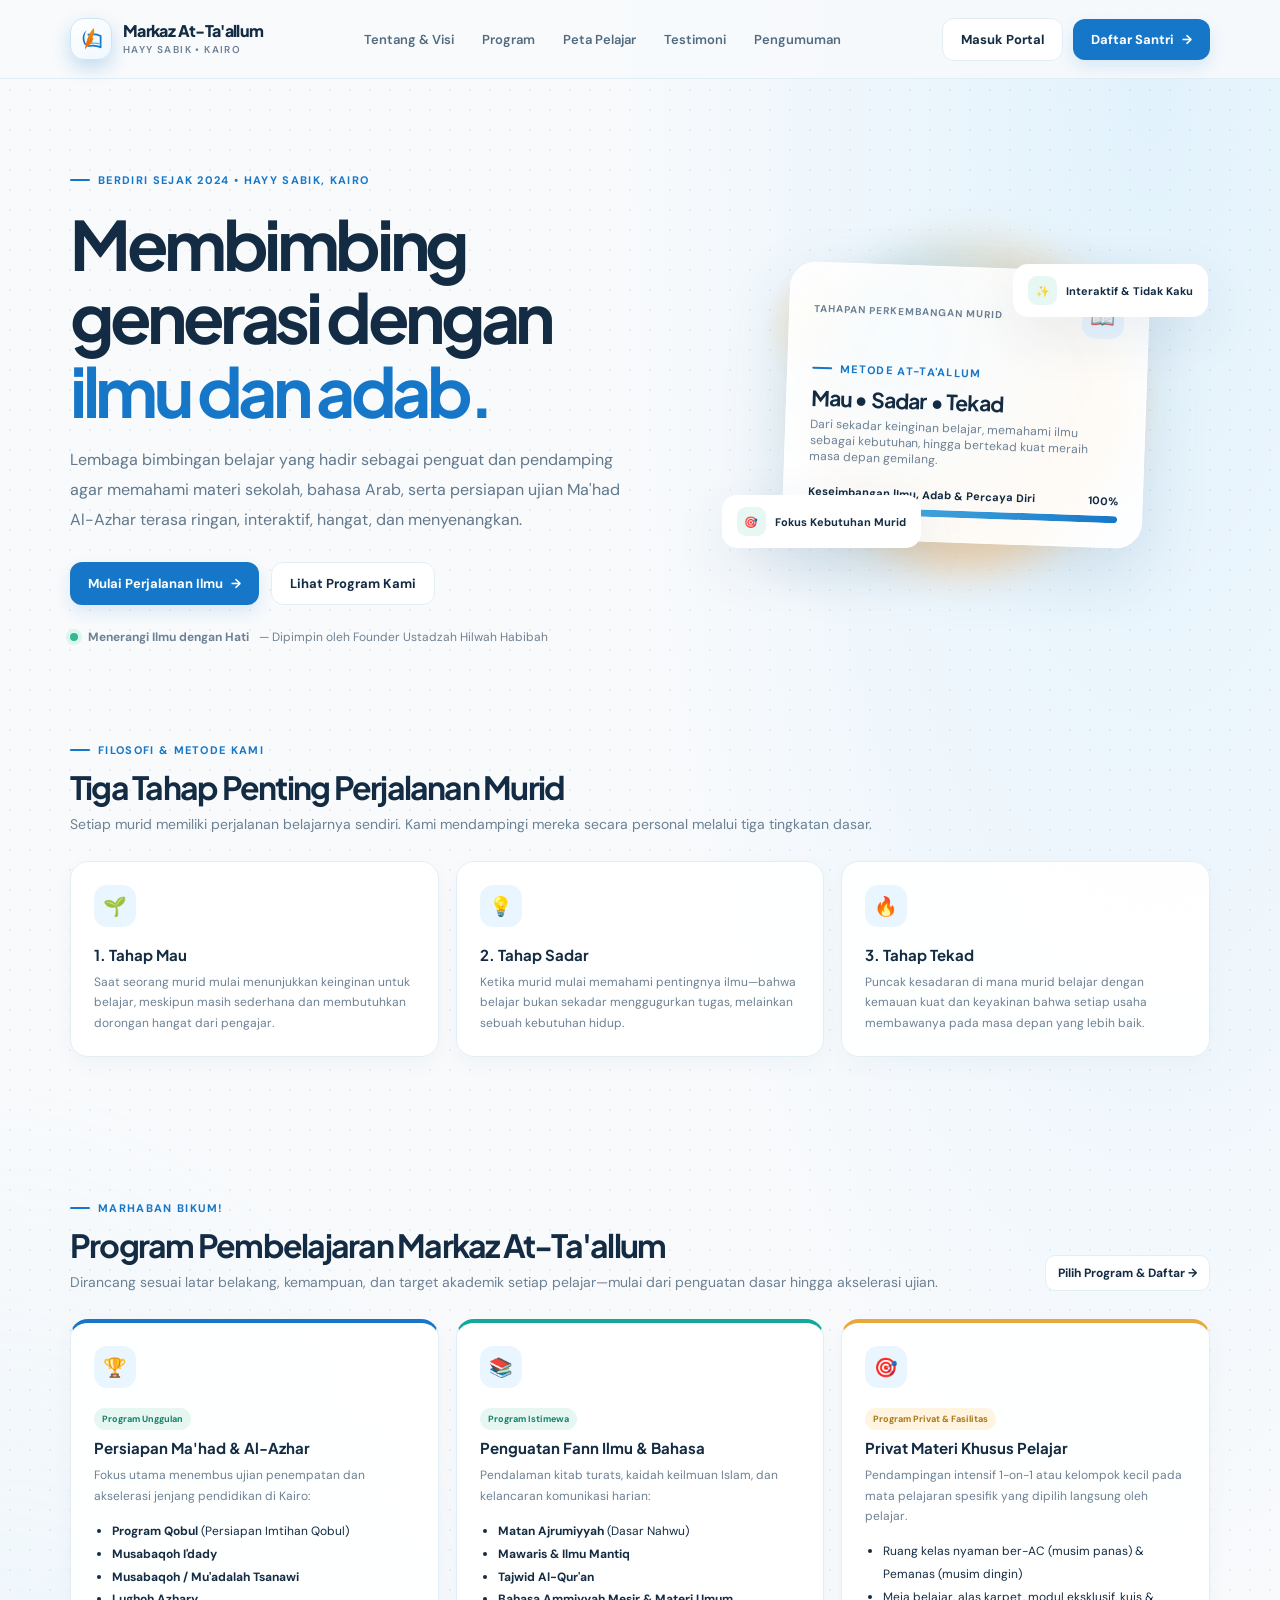
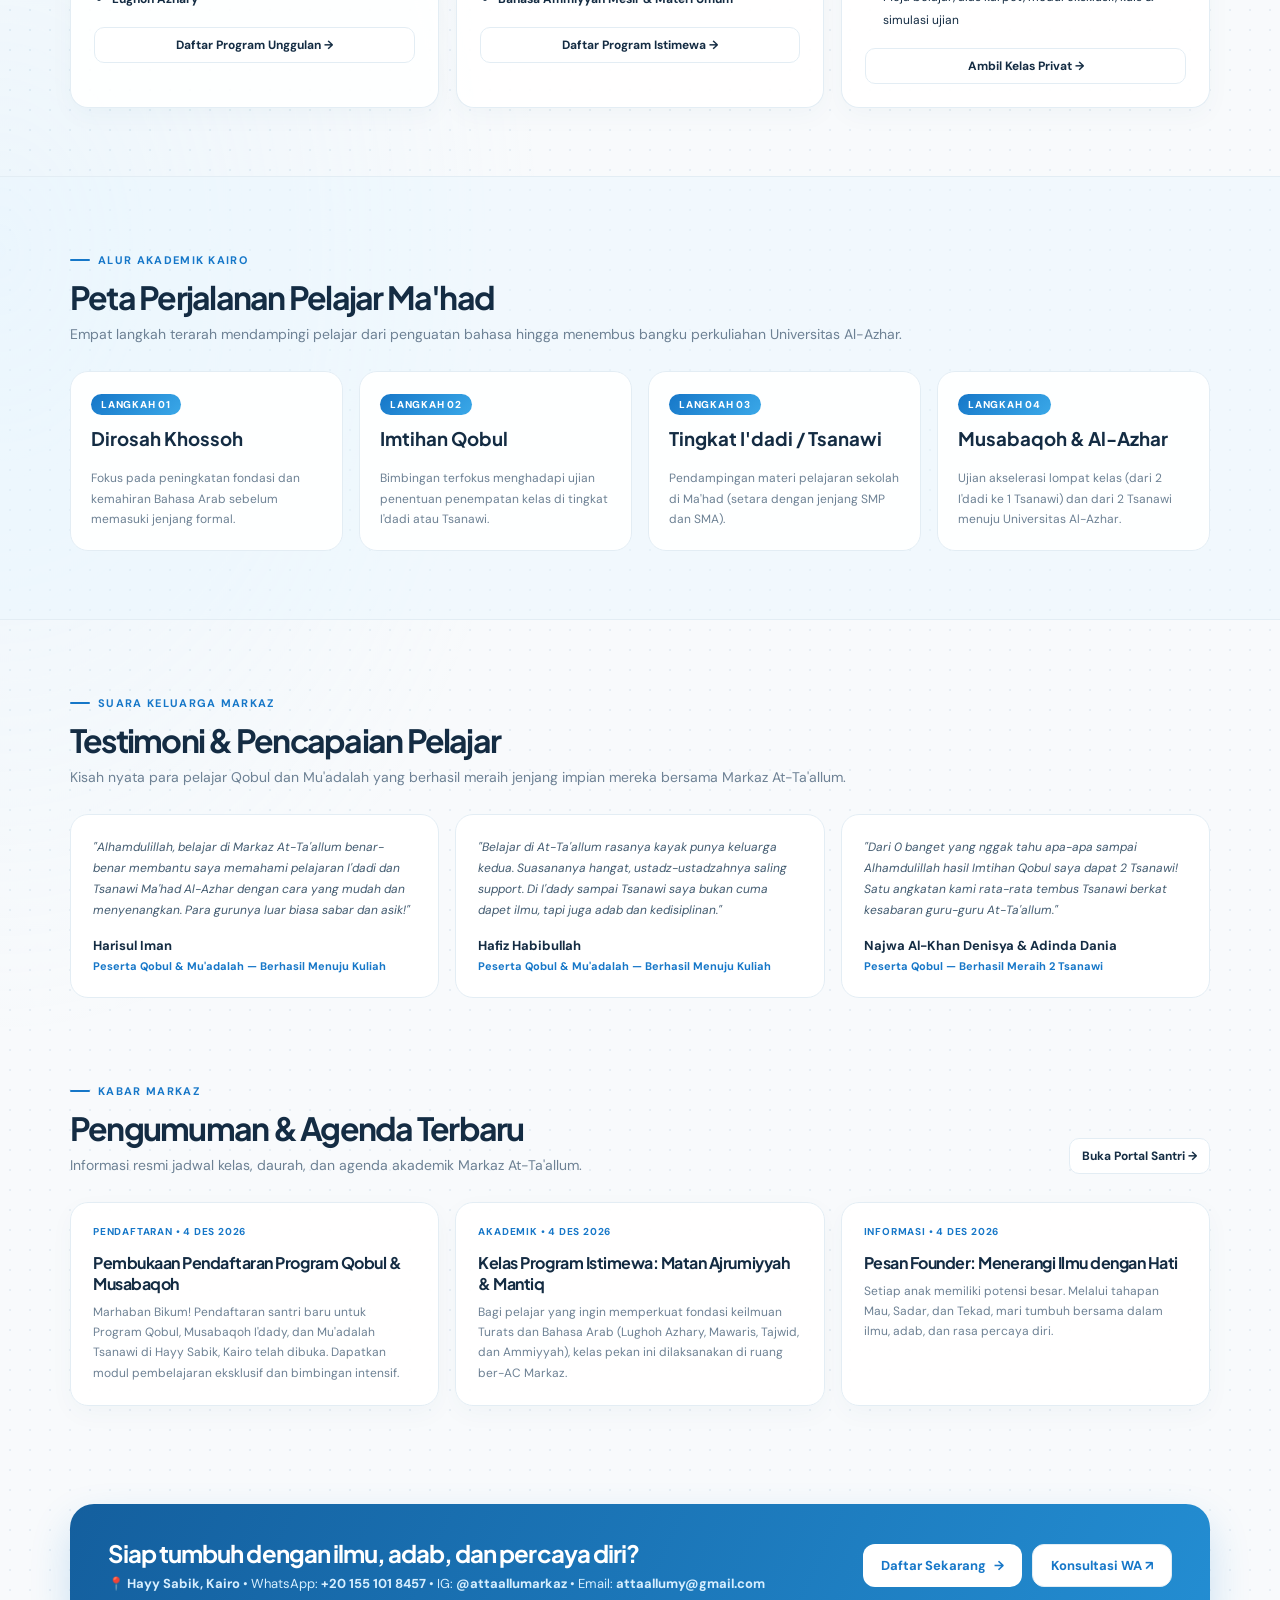
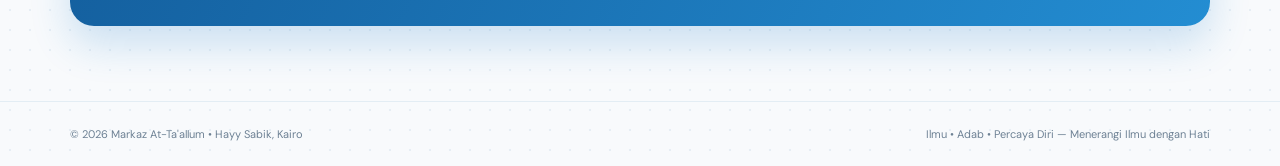
<file: index.html>
<!doctype html>
<html lang="id">
<head>
  <meta charset="utf-8">
  <meta name="viewport" content="width=device-width, initial-scale=1">
  <meta name="theme-color" content="#f8fafc">
  <meta name="description" content="Markaz At-Ta'allum — Membimbing Generasi dengan Ilmu dan Adab. Bimbingan Belajar di Hayy Sabik, Kairo.">
  <title>Markaz At-Ta'allum — Membimbing Generasi dengan Ilmu dan Adab</title>
  <link rel="stylesheet" href="styles.css">
</head>
<body data-page="landing">
  <header class="topbar">
    <div class="container nav-wrap">
      <a class="brand" href="index.html" aria-label="Markaz At-Ta'allum beranda">
        <span class="brand-mark"></span>
        <span class="brand-name">Markaz At-Ta'allum<small>Hayy Sabik • Kairo</small></span>
      </a>
      <nav class="nav-links" aria-label="Navigasi utama">
        <a href="#tentang">Tentang & Visi</a>
        <a href="#program">Program</a>
        <a href="#peta-perjalanan">Peta Pelajar</a>
        <a href="#testimoni">Testimoni</a>
        <a href="#pengumuman">Pengumuman</a>
      </nav>
      <div class="nav-actions">
        <a class="btn btn-secondary" href="login.html">Masuk Portal</a>
        <a class="btn" href="register.html">Daftar Santri <span>→</span></a>
      </div>
    </div>
  </header>

  <main>
    <!-- HERO SECTION DENGAN ANIMASI FLOATING -->
    <section class="container hero" id="tentang">
      <div>
        <span class="eyebrow">Berdiri Sejak 2024 • Hayy Sabik, Kairo</span>
        <h1>Membimbing generasi dengan <em>ilmu dan adab.</em></h1>
        <p class="hero-copy">
          Lembaga bimbingan belajar yang hadir sebagai penguat dan pendamping agar memahami materi sekolah, bahasa Arab, serta persiapan ujian Ma'had Al-Azhar terasa ringan, interaktif, hangat, dan menyenangkan.
        </p>
        <div class="hero-actions">
          <a class="btn" href="register.html">Mulai Perjalanan Ilmu <span>→</span></a>
          <a class="btn btn-secondary" href="#program">Lihat Program Kami</a>
        </div>
        <div class="hero-note">
          <span class="dot-live"></span> <strong>Menerangi Ilmu dengan Hati</strong> — Dipimpin oleh Founder Ustadzah Hilwah Habibah
        </div>
      </div>

      <div class="hero-art" aria-label="Ilustrasi perjalanan belajar">
        <div class="art-glow"></div>
        <div class="learning-card">
          <div class="card-top">
            <span class="mini-label">Tahapan Perkembangan Murid</span>
            <span class="book-icon">📖</span>
          </div>
          <span class="eyebrow">Metode At-Ta'allum</span>
          <h3>Mau • Sadar • Tekad</h3>
          <p>Dari sekadar keinginan belajar, memahami ilmu sebagai kebutuhan, hingga bertekad kuat meraih masa depan gemilang.</p>
          <div class="progress-row">
            <span>Keseimbangan Ilmu, Adab & Percaya Diri</span>
            <span>100%</span>
          </div>
          <div class="progress"><span style="width:100%"></span></div>
        </div>
        <div class="floating-chip one"><span class="chip-icon">✨</span> Interaktif & Tidak Kaku</div>
        <div class="floating-chip two"><span class="chip-icon">🎯</span> Fokus Kebutuhan Murid</div>
      </div>
    </section>

    <!-- TIGA TAHAP PERKEMBANGAN & METODE BELAJAR (BOOKLET HAL. 5-7) -->
    <section class="section" style="padding-top: 20px;">
      <div class="container">
        <div class="section-head">
          <div>
            <span class="eyebrow">Filosofi & Metode Kami</span>
            <h2>Tiga Tahap Penting Perjalanan Murid</h2>
            <p>Setiap murid memiliki perjalanan belajarnya sendiri. Kami mendampingi mereka secara personal melalui tiga tingkatan dasar.</p>
          </div>
        </div>
        <div class="feature-grid">
          <article class="feature-card">
            <div class="feature-icon">🌱</div>
            <h3>1. Tahap Mau</h3>
            <p>Saat seorang murid mulai menunjukkan keinginan untuk belajar, meskipun masih sederhana dan membutuhkan dorongan hangat dari pengajar.</p>
          </article>
          <article class="feature-card">
            <div class="feature-icon">💡</div>
            <h3>2. Tahap Sadar</h3>
            <p>Ketika murid mulai memahami pentingnya ilmu—bahwa belajar bukan sekadar menggugurkan tugas, melainkan sebuah kebutuhan hidup.</p>
          </article>
          <article class="feature-card">
            <div class="feature-icon">🔥</div>
            <h3>3. Tahap Tekad</h3>
            <p>Puncak kesadaran di mana murid belajar dengan kemauan kuat dan keyakinan bahwa setiap usaha membawanya pada masa depan yang lebih baik.</p>
          </article>
        </div>
      </div>
    </section>

    <!-- PROGRAM KAMI (BOOKLET HAL. 8-9) -->
    <section class="section" id="program">
      <div class="container">
        <div class="section-head">
          <div>
            <span class="eyebrow">Marhaban Bikum!</span>
            <h2>Program Pembelajaran Markaz At-Ta'allum</h2>
            <p>Dirancang sesuai latar belakang, kemampuan, dan target akademik setiap pelajar—mulai dari penguatan dasar hingga akselerasi ujian.</p>
          </div>
          <a class="btn btn-secondary btn-sm" href="register.html">Pilih Program & Daftar →</a>
        </div>

        <div class="feature-grid">
          <!-- Program Unggulan -->
          <article class="feature-card" style="border-top: 4px solid #1677c8;">
            <div class="feature-icon">🏆</div>
            <span class="badge active" style="margin-bottom:8px;">Program Unggulan</span>
            <h3>Persiapan Ma'had & Al-Azhar</h3>
            <p style="margin-bottom:14px;">Fokus utama menembus ujian penempatan dan akselerasi jenjang pendidikan di Kairo:</p>
            <ul style="font-size:12px; color:var(--ink); padding-left:18px; line-height:1.9; margin-bottom:16px;">
              <li><strong>Program Qobul</strong> (Persiapan Imtihan Qobul)</li>
              <li><strong>Musabaqoh I'dady</strong></li>
              <li><strong>Musabaqoh / Mu'adalah Tsanawi</strong></li>
              <li><strong>Lughoh Azhary</strong></li>
            </ul>
            <a class="btn btn-secondary btn-sm full" href="register.html?program=Program%20Qobul">Daftar Program Unggulan →</a>
          </article>

          <!-- Program Istimewa -->
          <article class="feature-card" style="border-top: 4px solid #12a89b;">
            <div class="feature-icon">📚</div>
            <span class="badge published" style="margin-bottom:8px;">Program Istimewa</span>
            <h3>Penguatan Fann Ilmu & Bahasa</h3>
            <p style="margin-bottom:14px;">Pendalaman kitab turats, kaidah keilmuan Islam, dan kelancaran komunikasi harian:</p>
            <ul style="font-size:12px; color:var(--ink); padding-left:18px; line-height:1.9; margin-bottom:16px;">
              <li><strong>Matan Ajrumiyyah</strong> (Dasar Nahwu)</li>
              <li><strong>Mawaris & Ilmu Mantiq</strong></li>
              <li><strong>Tajwid Al-Qur'an</strong></li>
              <li><strong>Bahasa Ammiyyah Mesir & Materi Umum</strong></li>
            </ul>
            <a class="btn btn-secondary btn-sm full" href="register.html?program=Matan%20Ajrumiyyah">Daftar Program Istimewa →</a>
          </article>

          <!-- Program Privat & Fasilitas -->
          <article class="feature-card" style="border-top: 4px solid #e8a83b;">
            <div class="feature-icon">🎯</div>
            <span class="badge pending" style="margin-bottom:8px;">Program Privat & Fasilitas</span>
            <h3>Privat Materi Khusus Pelajar</h3>
            <p style="margin-bottom:14px;">Pendampingan intensif 1-on-1 atau kelompok kecil pada mata pelajaran spesifik yang dipilih langsung oleh pelajar.</p>
            <ul style="font-size:12px; color:var(--ink); padding-left:18px; line-height:1.9; margin-bottom:16px;">
              <li>Ruang kelas nyaman ber-AC (musim panas) & Pemanas (musim dingin)</li>
              <li>Meja belajar, alas karpet, modul eksklusif, kuis & simulasi ujian</li>
            </ul>
            <a class="btn btn-secondary btn-sm full" href="register.html?program=Privat%20Materi%20Khusus">Ambil Kelas Privat →</a>
          </article>
        </div>
      </div>
    </section>

    <!-- PETA PERJALANAN PELAJAR MA'HAD (BOOKLET HAL. 10) -->
    <section class="section" id="peta-perjalanan" style="background: rgba(232, 245, 255, 0.45); border-block: 1px solid var(--line);">
      <div class="container">
        <div class="section-head">
          <div>
            <span class="eyebrow">Alur Akademik Kairo</span>
            <h2>Peta Perjalanan Pelajar Ma'had</h2>
            <p>Empat langkah terarah mendampingi pelajar dari penguatan bahasa hingga menembus bangku perkuliahan Universitas Al-Azhar.</p>
          </div>
        </div>

        <div class="roadmap-grid">
          <div class="roadmap-step">
            <span class="step-badge">LANGKAH 01</span>
            <h3>Dirosah Khossoh</h3>
            <p style="font-size:12px; color:var(--muted); line-height:1.7; margin:0;">
              Fokus pada peningkatan fondasi dan kemahiran Bahasa Arab sebelum memasuki jenjang formal.
            </p>
          </div>
          <div class="roadmap-step">
            <span class="step-badge">LANGKAH 02</span>
            <h3>Imtihan Qobul</h3>
            <p style="font-size:12px; color:var(--muted); line-height:1.7; margin:0;">
              Bimbingan terfokus menghadapi ujian penentuan penempatan kelas di tingkat I'dadi atau Tsanawi.
            </p>
          </div>
          <div class="roadmap-step">
            <span class="step-badge">LANGKAH 03</span>
            <h3>Tingkat I'dadi / Tsanawi</h3>
            <p style="font-size:12px; color:var(--muted); line-height:1.7; margin:0;">
              Pendampingan materi pelajaran sekolah di Ma'had (setara dengan jenjang SMP dan SMA).
            </p>
          </div>
          <div class="roadmap-step">
            <span class="step-badge">LANGKAH 04</span>
            <h3>Musabaqoh & Al-Azhar</h3>
            <p style="font-size:12px; color:var(--muted); line-height:1.7; margin:0;">
              Ujian akselerasi lompat kelas (dari 2 I'dadi ke 1 Tsanawi) dan dari 2 Tsanawi menuju Universitas Al-Azhar.
            </p>
          </div>
        </div>
      </div>
    </section>

    <!-- TESTIMONI ASLI PESERTA (BOOKLET HAL. 12-14) -->
    <section class="section" id="testimoni">
      <div class="container">
        <div class="section-head">
          <div>
            <span class="eyebrow">Suara Keluarga Markaz</span>
            <h2>Testimoni & Pencapaian Pelajar</h2>
            <p>Kisah nyata para pelajar Qobul dan Mu'adalah yang berhasil meraih jenjang impian mereka bersama Markaz At-Ta'allum.</p>
          </div>
        </div>

        <div class="testi-grid">
          <article class="testi-card">
            <p class="testi-quote">
              "Alhamdulillah, belajar di Markaz At-Ta'allum benar-benar membantu saya memahami pelajaran I'dadi dan Tsanawi Ma'had Al-Azhar dengan cara yang mudah dan menyenangkan. Para gurunya luar biasa sabar dan asik!"
            </p>
            <div class="testi-author">
              <strong>Harisul Iman</strong>
              <span>Peserta Qobul & Mu'adalah — Berhasil Menuju Kuliah</span>
            </div>
          </article>

          <article class="testi-card">
            <p class="testi-quote">
              "Belajar di At-Ta'allum rasanya kayak punya keluarga kedua. Suasananya hangat, ustadz-ustadzahnya saling support. Di I'dady sampai Tsanawi saya bukan cuma dapet ilmu, tapi juga adab dan kedisiplinan."
            </p>
            <div class="testi-author">
              <strong>Hafiz Habibullah</strong>
              <span>Peserta Qobul & Mu'adalah — Berhasil Menuju Kuliah</span>
            </div>
          </article>

          <article class="testi-card">
            <p class="testi-quote">
              "Dari 0 banget yang nggak tahu apa-apa sampai Alhamdulillah hasil Imtihan Qobul saya dapat 2 Tsanawi! Satu angkatan kami rata-rata tembus Tsanawi berkat kesabaran guru-guru At-Ta'allum."
            </p>
            <div class="testi-author">
              <strong>Najwa Al-Khan Denisya & Adinda Dania</strong>
              <span>Peserta Qobul — Berhasil Meraih 2 Tsanawi</span>
            </div>
          </article>
        </div>
      </div>
    </section>

    <!-- PAPAN PENGUMUMAN DINAMIS DARI ADMIN -->
    <section class="section" id="pengumuman" style="padding-top:10px;">
      <div class="container">
        <div class="section-head">
          <div>
            <span class="eyebrow">Kabar Markaz</span>
            <h2>Pengumuman & Agenda Terbaru</h2>
            <p>Informasi resmi jadwal kelas, daurah, dan agenda akademik Markaz At-Ta'allum.</p>
          </div>
          <a class="btn btn-secondary btn-sm" href="login.html">Buka Portal Santri →</a>
        </div>
        <div class="announcement-grid" id="public-announcements" aria-live="polite">
          <div class="announcement-card">
            <div class="announcement-meta">Informasi • Terbaru</div>
            <h3>Memuat pengumuman...</h3>
            <p>Mohon tunggu sebentar.</p>
          </div>
        </div>
      </div>
    </section>

    <!-- CTA & KONTAK RESMI HAYY SABIK KAIRO (BOOKLET HAL. 15) -->
    <div class="container">
      <section class="cta-strip">
        <div>
          <h2>Siap tumbuh dengan ilmu, adab, dan percaya diri?</h2>
          <p>
            📍 <strong>Hayy Sabik, Kairo</strong> • WhatsApp: <strong>+20 155 101 8457</strong> • IG: <strong>@attaallumarkaz</strong> • Email: <strong>attaallumy@gmail.com</strong>
          </p>
        </div>
        <div style="display:flex; gap:10px; flex-wrap:wrap;">
          <a class="btn" href="register.html">Daftar Sekarang <span>→</span></a>
          <a class="btn btn-secondary" href="https://wa.me/201551018457" target="_blank" rel="noopener">Konsultasi WA ↗</a>
        </div>
      </section>
    </div>
  </main>

  <footer class="footer">
    <div class="container footer-inner">
      <span>© <span id="year"></span> Markaz At-Ta'allum • Hayy Sabik, Kairo</span>
      <span>Ilmu • Adab • Percaya Diri — Menerangi Ilmu dengan Hati</span>
    </div>
  </footer>

  <script type="module" src="app.js"></script>
</body>
</html>
</file>
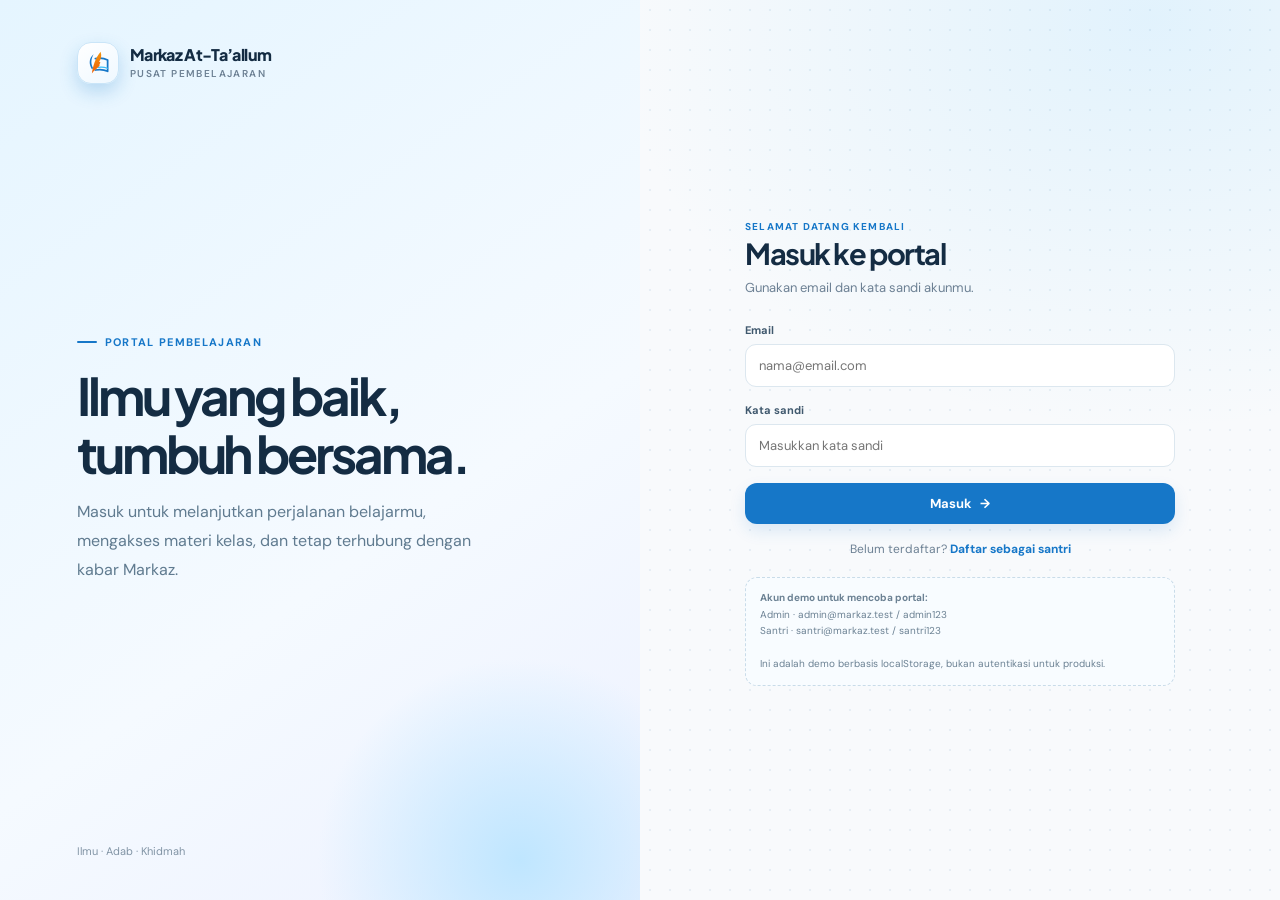
<file: login.html>
<!doctype html>
<html lang="id"><head><meta charset="utf-8"><meta name="viewport" content="width=device-width, initial-scale=1"><meta name="theme-color" content="#f8fafc"><title>Masuk Portal — Markaz At-Ta’allum</title><link rel="stylesheet" href="styles.css"></head>
<body data-page="login">
  <main class="auth-layout">
    <aside class="auth-side"><a class="brand auth-brand" href="index.html"><span class="brand-mark">م</span><span class="brand-name">Markaz At-Ta’allum<small>Pusat Pembelajaran</small></span></a><div class="auth-side-copy"><span class="eyebrow">Portal pembelajaran</span><h1>Ilmu yang baik, tumbuh bersama.</h1><p>Masuk untuk melanjutkan perjalanan belajarmu, mengakses materi kelas, dan tetap terhubung dengan kabar Markaz.</p></div><div class="auth-foot">Ilmu · Adab · Khidmah</div></aside>
    <section class="auth-main"><div class="auth-box"><span class="page-kicker">Selamat datang kembali</span><h2>Masuk ke portal</h2><p>Gunakan email dan kata sandi akunmu.</p><div id="login-message" class="form-error" role="alert"></div>
      <form id="login-form"><div class="form-group"><label for="login-email">Email</label><input id="login-email" name="email" type="email" placeholder="nama@email.com" required autocomplete="username"></div><div class="form-group"><label for="login-password">Kata sandi</label><input id="login-password" name="password" type="password" placeholder="Masukkan kata sandi" required autocomplete="current-password"></div><button class="btn full" type="submit">Masuk <span>→</span></button></form>
      <div class="auth-switch">Belum terdaftar? <a href="register.html">Daftar sebagai santri</a></div>
      <div class="demo-hint"><strong>Akun demo untuk mencoba portal:</strong><br>Admin · admin@markaz.test / admin123<br>Santri · santri@markaz.test / santri123<br><br>Ini adalah demo berbasis localStorage, bukan autentikasi untuk produksi.</div>
    </div></section>
  </main><script type="module" src="app.js"></script>
</body></html>
</file>
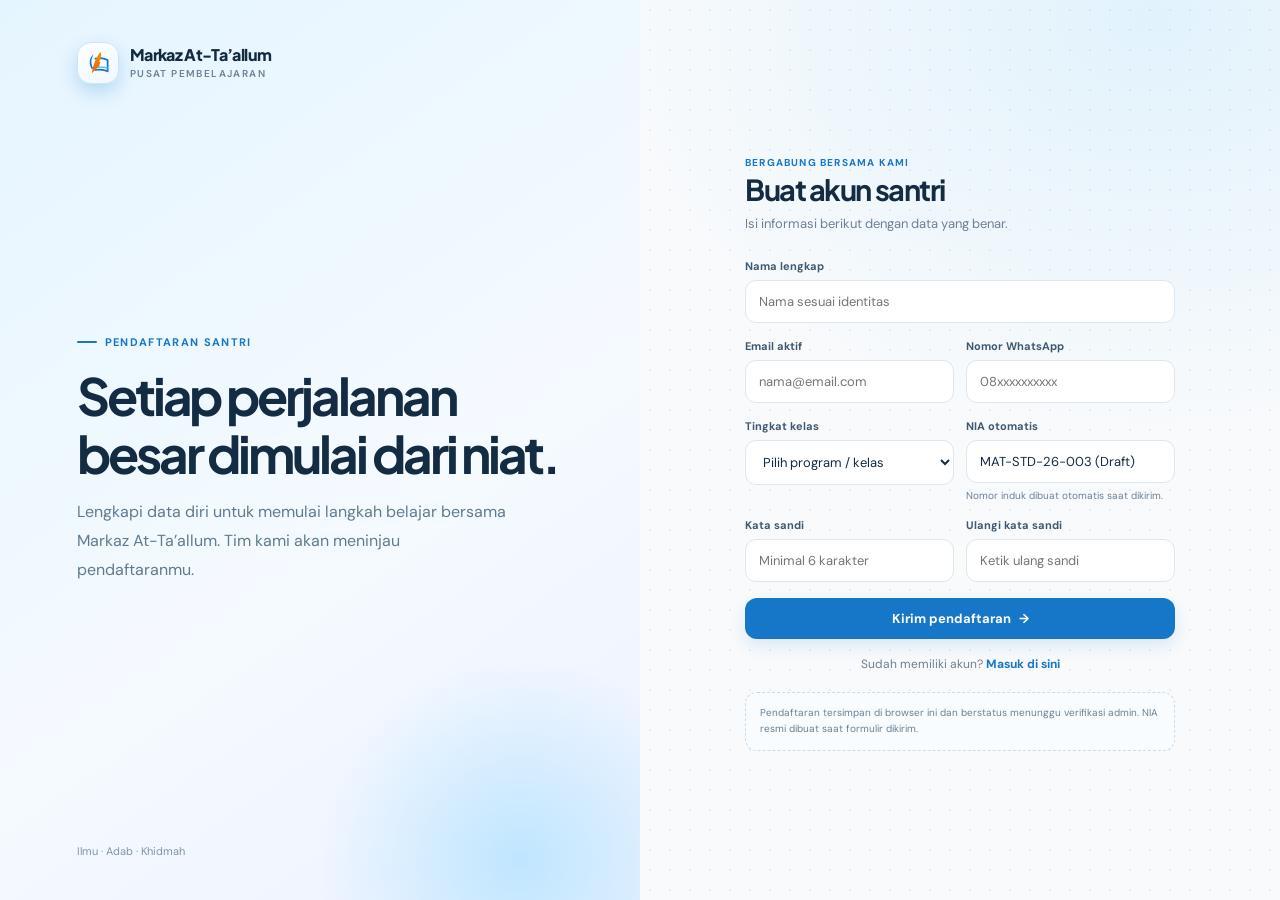
<file: register.html>
<!doctype html>
<html lang="id"><head><meta charset="utf-8"><meta name="viewport" content="width=device-width, initial-scale=1"><meta name="theme-color" content="#f8fafc"><title>Pendaftaran Santri — Markaz At-Ta’allum</title><link rel="stylesheet" href="styles.css"></head>
<body data-page="register">
  <main class="auth-layout">
    <aside class="auth-side"><a class="brand auth-brand" href="index.html"><span class="brand-mark">م</span><span class="brand-name">Markaz At-Ta’allum<small>Pusat Pembelajaran</small></span></a><div class="auth-side-copy"><span class="eyebrow">Pendaftaran santri</span><h1>Setiap perjalanan besar dimulai dari niat.</h1><p>Lengkapi data diri untuk memulai langkah belajar bersama Markaz At-Ta’allum. Tim kami akan meninjau pendaftaranmu.</p></div><div class="auth-foot">Ilmu · Adab · Khidmah</div></aside>
    <section class="auth-main"><div class="auth-box"><span class="page-kicker">Bergabung bersama kami</span><h2>Buat akun santri</h2><p>Isi informasi berikut dengan data yang benar.</p><div id="register-message" class="form-error" role="alert"></div>
      <form id="register-form">
        <div class="form-group"><label for="reg-name">Nama lengkap</label><input id="reg-name" name="name" type="text" placeholder="Nama sesuai identitas" required autocomplete="name"></div>
        <div class="form-row"><div class="form-group"><label for="reg-email">Email aktif</label><input id="reg-email" name="email" type="email" placeholder="nama@email.com" required autocomplete="email"></div><div class="form-group"><label for="reg-phone">Nomor WhatsApp</label><input id="reg-phone" name="phone" type="tel" placeholder="08xxxxxxxxxx" required autocomplete="tel"></div></div>
        <div class="form-row"><div class="form-group"><label for="reg-class">Tingkat kelas</label><select id="reg-class" name="classLevel" required><option value="">Pilih kelas</option><option>Idadi 1</option><option>Idadi 2</option><option>Tsanawi 1</option><option>Tsanawi 2</option><option>Aliyah 1</option><option>Aliyah 2</option></select></div><div class="form-group"><label for="reg-nia">NIA otomatis</label><input id="reg-nia" name="nia" type="text" readonly aria-describedby="nia-help"><div id="nia-help" class="form-help">Nomor induk dibuat otomatis saat dikirim.</div></div></div>
        <div class="form-row"><div class="form-group"><label for="reg-password">Kata sandi</label><input id="reg-password" name="password" type="password" minlength="6" placeholder="Minimal 6 karakter" required autocomplete="new-password"></div><div class="form-group"><label for="reg-confirm">Ulangi kata sandi</label><input id="reg-confirm" name="confirmPassword" type="password" minlength="6" placeholder="Ketik ulang sandi" required autocomplete="new-password"></div></div>
        <button class="btn full" type="submit">Kirim pendaftaran <span>→</span></button>
      </form><div class="auth-switch">Sudah memiliki akun? <a href="login.html">Masuk di sini</a></div><div class="demo-hint">Pendaftaran tersimpan di browser ini dan berstatus menunggu verifikasi admin. NIA resmi dibuat saat formulir dikirim.</div></div></section>
  </main><script type="module" src="app.js"></script>
</body></html>
</file>
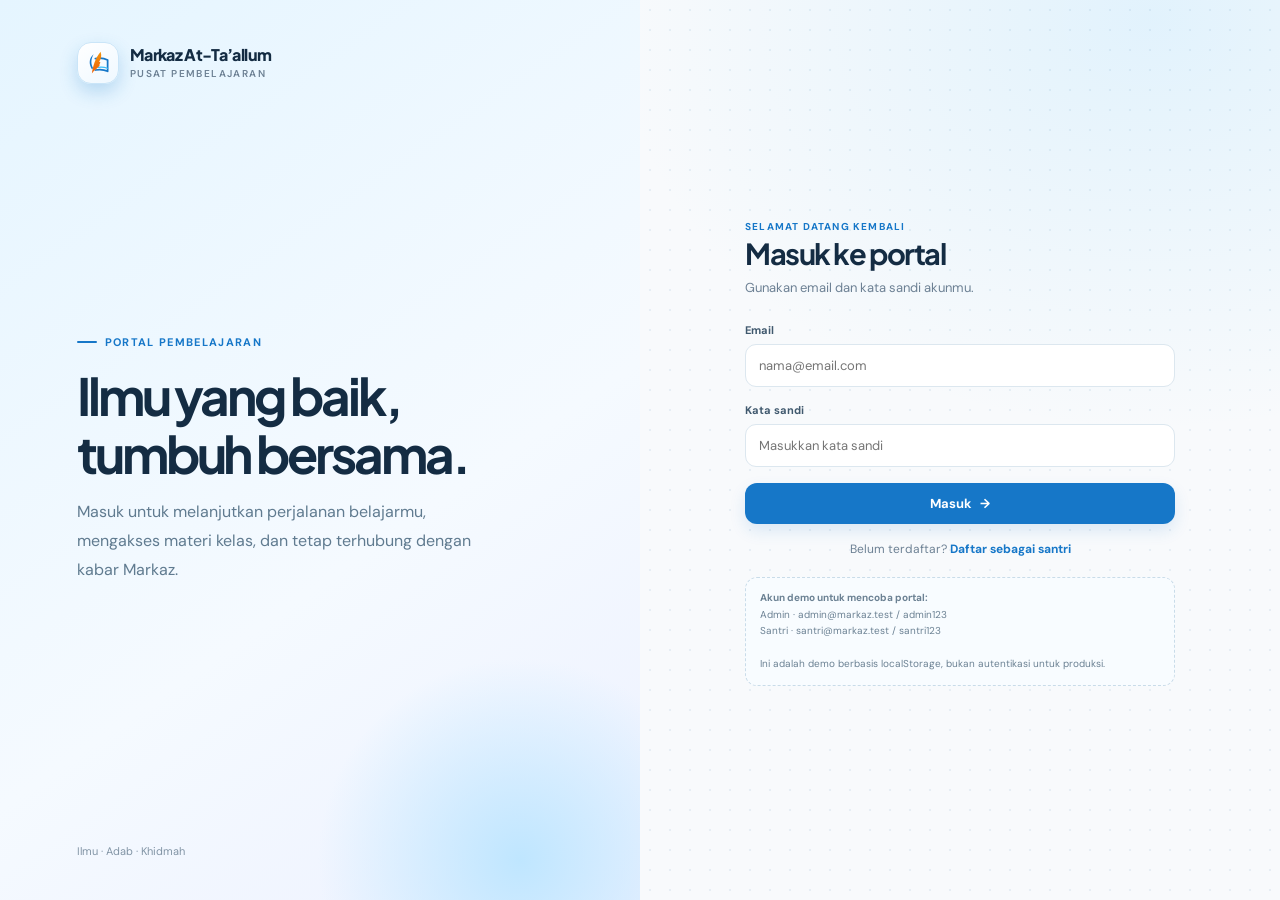
<file: student-dash.html>
<!doctype html>
<html lang="id"><head><meta charset="utf-8"><meta name="viewport" content="width=device-width, initial-scale=1"><meta name="theme-color" content="#f8fafc"><title>Dashboard Santri — Markaz At-Ta’allum</title><link rel="stylesheet" href="styles.css"></head>
<body class="dash-shell" data-page="student">
  <aside class="sidebar"><a class="brand" href="index.html"><span class="brand-mark">م</span><span class="brand-name">Markaz At-Ta’allum<small>Portal Santri</small></span></a><span class="side-label">Menu utama</span><nav class="side-nav"><a class="active" href="#overview"><span class="nav-icon">⌂</span>Ringkasan</a><a href="#materi"><span class="nav-icon">▤</span>Materi belajar</a><a href="#kabar"><span class="nav-icon">◉</span>Pengumuman</a></nav><div class="sidebar-bottom"><div class="side-label">Akun</div><div class="side-nav"><button type="button" data-logout><span class="nav-icon">↪</span>Keluar</button></div><div class="profile-mini"><span class="avatar" data-avatar>SA</span><div><strong data-user-name>Santri</strong><small data-user-nia>MAT-—</small></div></div></div></aside>
  <header class="mobile-header"><a class="brand" href="index.html"><span class="brand-mark">م</span><span class="brand-name">Markaz At-Ta’allum<small>Portal Santri</small></span></a><span class="avatar" data-avatar>SA</span></header>
  <main class="dash-main"><div class="dash-top"><div class="welcome"><span class="page-kicker">Ruang belajar santri</span><h1>Assalamu’alaikum, <span data-first-name>Santri</span> 👋</h1><p>Semoga hari ini menjadi langkah baik dalam perjalanan ilmumu.</p></div><div class="top-profile"><span class="avatar" data-avatar>SA</span><div><strong data-user-name>Santri</strong><small data-user-nia>MAT-—</small></div></div></div>
    <section id="overview"><div class="notice-banner"><span class="notice-mark">✦</span><div><h3>Belajar dengan niat, bertumbuh dengan adab.</h3><p>Materi di bawah ini sudah disesuaikan untuk tingkat <strong data-class-level>kelasmu</strong>.</p></div></div>
      <div class="stats-grid"><article class="stat-card"><div class="stat-top">Tingkat kelas <span class="stat-symbol">⌘</span></div><strong data-class-level>—</strong><small>Jenjang pembelajaranmu</small></article><article class="stat-card"><div class="stat-top">Materi tersedia <span class="stat-symbol">▤</span></div><strong id="student-video-count">0</strong><small>Video untuk kelasmu</small></article><article class="stat-card"><div class="stat-top">NIA santri <span class="stat-symbol">#</span></div><strong data-nia-short>—</strong><small>Nomor induk akademik</small></article><article class="stat-card"><div class="stat-top">Status akun <span class="stat-symbol">✓</span></div><strong>Aktif</strong><small>Akses pembelajaran terbuka</small></article></div>
    </section>
    <section id="materi"><div class="dash-title"><div><span class="page-kicker">Pustaka pembelajaran</span><h2>Materi kelasmu</h2><p>Video pembelajaran yang dikurasi untuk jenjangmu.</p></div></div><div class="video-filter" id="student-video-filters"><button class="filter-chip active" type="button" data-video-filter="all">Semua materi</button></div><div class="video-grid" id="student-videos"></div></section>
    <section id="kabar" style="margin-top:32px"><div class="dash-title"><div><span class="page-kicker">Tetap terhubung</span><h2>Kabar dari Markaz</h2><p>Pengumuman terbaru untuk seluruh keluarga Markaz.</p></div></div><div class="announcement-list" id="student-announcements"></div></section>
  </main>
  <nav class="mobile-nav" aria-label="Navigasi santri"><a class="active" href="#overview"><span>⌂</span>Beranda</a><a href="#materi"><span>▤</span>Materi</a><a href="#kabar"><span>◉</span>Kabar</a><button type="button" data-logout><span>↪</span>Keluar</button></nav>
  <script type="module" src="app.js"></script>
</body></html>
</file>
<file: styles.css>
@import url('https://fonts.googleapis.com/css2?family=DM+Sans:wght@400;500;600;700&family=Plus+Jakarta+Sans:wght@400;500;600;700;800&display=swap');

:root{--ink:#142c43;--muted:#6d8194;--blue:#1677c8;--blue-dark:#145b97;--sky:#e8f5ff;--sky-2:#f1f8fd;--line:#e3edf4;--paper:#f8fafc;--white:#fff;--teal:#12a89b;--amber:#e8a83b;--red:#cf5962;--shadow:0 18px 55px rgba(28,70,102,.09);--radius:22px}
*{box-sizing:border-box}html{scroll-behavior:smooth}body{margin:0;min-height:100vh;color:var(--ink);background-color:var(--paper);font-family:'DM Sans',sans-serif;background-image:radial-gradient(circle,rgba(57,127,178,.095) 1px,transparent 1.15px),radial-gradient(ellipse at 90% 2%,rgba(136,211,255,.2),transparent 33%),radial-gradient(ellipse at 0% 55%,rgba(182,225,255,.17),transparent 30%);background-size:20px 20px,auto,auto;background-position:0 0,center top,left center}h1,h2,h3,h4,p{margin-top:0}h1,h2,h3,h4,.brand-name{font-family:'Plus Jakarta Sans',sans-serif}a{color:inherit;text-decoration:none}button,input,select,textarea{font:inherit}button{cursor:pointer}.container{width:min(1140px,calc(100% - 44px));margin-inline:auto}.topbar{position:sticky;top:0;z-index:20;border-bottom:1px solid rgba(222,235,245,.8);background:rgba(248,250,252,.88);backdrop-filter:blur(16px)}.nav-wrap{height:78px;display:flex;align-items:center;justify-content:space-between;gap:24px}.brand{display:inline-flex;align-items:center;gap:11px}.brand-mark{width:42px;height:42px;border-radius:14px;background:linear-gradient(145deg,#3aa8e8,#1767ae);color:white;display:grid;place-items:center;box-shadow:0 8px 18px rgba(22,119,200,.23);font-family:'Plus Jakarta Sans';font-size:16px;font-weight:800}.brand-name{font-weight:800;letter-spacing:-.04em;font-size:16px;line-height:1.1}.brand-name small{display:block;margin-top:4px;color:var(--muted);font:600 10px 'DM Sans';letter-spacing:.14em;text-transform:uppercase}.nav-links{display:flex;align-items:center;gap:28px;color:#526b80;font-size:13px;font-weight:600}.nav-links a:hover{color:var(--blue)}.nav-actions{display:flex;align-items:center;gap:10px}.btn{border:0;border-radius:12px;padding:12px 18px;background:var(--blue);color:white;font-weight:700;font-size:13px;display:inline-flex;align-items:center;justify-content:center;gap:8px;transition:.2s;box-shadow:0 7px 16px rgba(22,119,200,.13)}.btn:hover{background:var(--blue-dark);transform:translateY(-1px)}.btn-secondary{background:white;color:var(--ink);border:1px solid var(--line);box-shadow:none}.btn-secondary:hover{background:var(--sky);color:var(--blue);border-color:#cae5f8}.btn-quiet{background:transparent;color:var(--blue);box-shadow:none;padding-inline:12px}.btn-danger{background:#fff1f1;color:#b94852;box-shadow:none}.btn-sm{padding:9px 12px;border-radius:10px;font-size:12px}.eyebrow{display:inline-flex;align-items:center;gap:8px;color:var(--blue);font-weight:700;font-size:11px;letter-spacing:.12em;text-transform:uppercase}.eyebrow:before{content:'';width:20px;height:2px;background:currentColor;border-radius:2px}.hero{padding:86px 0 70px;display:grid;grid-template-columns:1.1fr .9fr;align-items:center;gap:55px}.hero h1{font-size:clamp(42px,6vw,68px);line-height:1.08;letter-spacing:-.065em;margin:20px 0 18px;max-width:690px}.hero h1 em{font-style:normal;color:var(--blue)}.hero-copy{color:#61788c;max-width:560px;font-size:16px;line-height:1.85}.hero-actions{display:flex;gap:12px;margin-top:28px;flex-wrap:wrap}.hero-note{display:flex;align-items:center;gap:10px;margin-top:24px;color:var(--muted);font-size:12px}.dot-live{width:8px;height:8px;background:#35b795;border-radius:50%;box-shadow:0 0 0 4px #dcf5ed}.hero-art{min-height:390px;position:relative;display:grid;place-items:center}.art-glow{position:absolute;width:330px;height:330px;border-radius:50%;background:linear-gradient(140deg,#d8f1ff,#f0edff);filter:blur(2px)}.learning-card{position:relative;width:min(360px,100%);padding:24px;background:rgba(255,255,255,.88);border:1px solid white;border-radius:26px;box-shadow:0 24px 65px rgba(44,98,135,.16);transform:rotate(2deg)}.card-top{display:flex;justify-content:space-between;align-items:center;margin-bottom:24px}.mini-label{font-size:10px;text-transform:uppercase;letter-spacing:.1em;color:var(--muted);font-weight:700}.book-icon{width:42px;height:42px;display:grid;place-items:center;background:#e8f5ff;border-radius:13px;color:var(--blue);font-size:20px}.learning-card h3{font-size:21px;letter-spacing:-.04em;margin:9px 0 5px}.learning-card p{font-size:12px;color:var(--muted);margin-bottom:20px}.progress-row{display:flex;justify-content:space-between;font-size:11px;font-weight:700;margin-bottom:8px}.progress{height:7px;border-radius:10px;background:#eaf1f6;overflow:hidden}.progress span{display:block;width:68%;height:100%;background:linear-gradient(90deg,#56bee8,#1677c8);border-radius:inherit}.floating-chip{position:absolute;background:white;padding:12px 15px;border-radius:15px;box-shadow:var(--shadow);font-size:11px;font-weight:700;display:flex;align-items:center;gap:9px}.floating-chip.one{top:54px;right:2px}.floating-chip.two{bottom:52px;left:0}.chip-icon{width:29px;height:29px;border-radius:9px;background:#e7f8f4;color:#169b7f;display:grid;place-items:center}.section{padding:68px 0}.section-head{display:flex;justify-content:space-between;align-items:end;gap:20px;margin-bottom:28px}.section-head h2{font-size:32px;letter-spacing:-.055em;margin:10px 0 0}.section-head p{color:var(--muted);margin:8px 0 0;font-size:14px}.announcement-grid{display:grid;grid-template-columns:repeat(3,1fr);gap:16px}.announcement-card,.feature-card,.panel,.stat-card{background:rgba(255,255,255,.9);border:1px solid var(--line);border-radius:18px;box-shadow:0 8px 25px rgba(24,73,109,.035)}.announcement-card{padding:22px;min-height:170px}.announcement-meta{display:flex;align-items:center;gap:8px;color:var(--blue);font-size:10px;font-weight:700;text-transform:uppercase;letter-spacing:.08em;margin-bottom:14px}.announcement-card h3{font-size:16px;letter-spacing:-.03em;margin-bottom:8px}.announcement-card p{font-size:12px;line-height:1.7;color:var(--muted);margin-bottom:0}.feature-grid{display:grid;grid-template-columns:repeat(3,1fr);gap:17px}.feature-card{padding:23px}.feature-icon{height:42px;width:42px;border-radius:13px;background:#eaf6ff;color:var(--blue);display:grid;place-items:center;font-size:19px;margin-bottom:18px}.feature-card h3{font-size:15px;margin-bottom:8px}.feature-card p{color:var(--muted);font-size:12px;line-height:1.7;margin:0}.cta-strip{margin:30px 0 75px;padding:34px 38px;border-radius:24px;background:linear-gradient(115deg,#145f9e,#238dd2);color:#fff;display:flex;align-items:center;justify-content:space-between;gap:24px;box-shadow:0 18px 40px rgba(22,119,200,.2)}.cta-strip h2{font-size:24px;margin:0 0 7px;letter-spacing:-.04em}.cta-strip p{margin:0;color:#d7efff;font-size:13px}.cta-strip .btn{background:white;color:var(--blue);box-shadow:none;white-space:nowrap}.footer{border-top:1px solid var(--line);padding:25px 0;color:var(--muted);font-size:11px}.footer-inner{display:flex;justify-content:space-between;gap:15px}.auth-layout{min-height:100vh;display:grid;grid-template-columns:1fr 1fr}.auth-side{padding:42px max(6vw,40px);display:flex;flex-direction:column;justify-content:space-between;background:linear-gradient(145deg,#e5f5ff,#f5faff 60%,#edf1ff);position:relative;overflow:hidden}.auth-side:after{content:'';position:absolute;width:420px;height:420px;background:radial-gradient(circle,#bfe6ff,transparent 68%);bottom:-170px;right:-90px}.auth-brand,.auth-side-copy,.auth-foot{position:relative;z-index:1}.auth-side-copy{max-width:500px}.auth-side-copy .eyebrow{margin-bottom:18px}.auth-side-copy h1{font-size:clamp(36px,4vw,54px);line-height:1.12;letter-spacing:-.06em;margin-bottom:16px}.auth-side-copy p{color:#607b90;line-height:1.8;max-width:430px}.auth-foot{font-size:11px;color:#8194a5}.auth-main{display:grid;place-items:center;padding:35px 24px}.auth-box{width:min(430px,100%)}.auth-box h2{font-size:29px;letter-spacing:-.05em;margin:0 0 8px}.auth-box>p{color:var(--muted);font-size:13px;margin-bottom:27px}.form-group{margin-bottom:16px}.form-group label{display:block;font-weight:700;font-size:11px;margin-bottom:7px;color:#40596e}.input-wrap{position:relative}.input-wrap input,.input-wrap select,.form-group textarea,.form-group>input,.form-group>select{width:100%;border:1px solid #dce7ef;background:#fff;border-radius:11px;padding:12px 13px;color:var(--ink);outline:none;font-size:13px;transition:.2s}.input-wrap input:focus,.input-wrap select:focus,.form-group textarea:focus,.form-group>input:focus,.form-group>select:focus{border-color:#73b8e7;box-shadow:0 0 0 3px #e4f4ff}.form-group textarea{resize:vertical;min-height:100px;line-height:1.6}.form-help{font-size:10px;color:var(--muted);margin-top:6px}.form-row{display:grid;grid-template-columns:1fr 1fr;gap:12px}.form-error{display:none;padding:10px 12px;border-radius:10px;background:#fff0f0;color:#a6404a;font-size:12px;margin-bottom:14px}.form-error.show{display:block}.form-success{padding:11px 13px;border-radius:10px;background:#eaf8f3;color:#16785f;font-size:12px;margin-bottom:14px}.full{width:100%}.auth-switch{text-align:center;color:var(--muted);font-size:12px;margin-top:17px}.auth-switch a{font-weight:700;color:var(--blue)}.demo-hint{padding:12px 14px;margin-top:20px;border:1px dashed #c9dce9;background:#f8fcff;border-radius:12px;color:#6b8193;font-size:10px;line-height:1.65}.dash-shell{min-height:100vh}.sidebar{position:fixed;inset:0 auto 0 0;width:248px;padding:24px 16px;background:rgba(255,255,255,.92);border-right:1px solid var(--line);display:flex;flex-direction:column;z-index:15}.sidebar .brand{padding:0 7px 29px}.side-label{padding:14px 12px 8px;color:#9aaab7;font-size:9px;font-weight:700;text-transform:uppercase;letter-spacing:.14em}.side-nav{display:grid;gap:5px}.side-nav a,.side-nav button{display:flex;gap:12px;align-items:center;padding:11px 12px;border-radius:11px;color:#647b8e;font-size:12px;font-weight:600;background:transparent;border:0;text-align:left}.side-nav a:hover,.side-nav button:hover,.side-nav a.active{background:#edf7fe;color:var(--blue)}.side-nav .nav-icon{width:20px;text-align:center;font-size:15px}.sidebar-bottom{margin-top:auto}.profile-mini{padding:12px;border-top:1px solid var(--line);display:flex;align-items:center;gap:10px}.avatar{width:34px;height:34px;border-radius:11px;background:linear-gradient(145deg,#cdeeff,#a8d6f2);display:grid;place-items:center;color:#1466a3;font-size:12px;font-weight:800;flex-shrink:0}.profile-mini strong{font-size:11px;display:block}.profile-mini small{font-size:10px;color:var(--muted)}.dash-main{margin-left:248px;padding:32px clamp(24px,4vw,58px) 60px;max-width:1600px}.dash-top{display:flex;justify-content:space-between;align-items:center;margin-bottom:31px}.welcome h1{font-size:25px;letter-spacing:-.05em;margin:0 0 5px}.welcome p{margin:0;color:var(--muted);font-size:12px}.top-profile{display:flex;align-items:center;gap:10px}.top-profile .avatar{width:38px;height:38px}.page-kicker{color:var(--blue);font-size:10px;text-transform:uppercase;font-weight:700;letter-spacing:.12em}.dash-title{display:flex;align-items:end;justify-content:space-between;gap:18px;margin:0 0 22px}.dash-title h2{font-size:22px;letter-spacing:-.045em;margin:6px 0 0}.dash-title p{font-size:12px;color:var(--muted);margin:6px 0 0}.stats-grid{display:grid;grid-template-columns:repeat(4,1fr);gap:14px;margin-bottom:25px}.stat-card{padding:18px}.stat-card .stat-top{display:flex;align-items:center;justify-content:space-between;color:var(--muted);font-size:10px;font-weight:600}.stat-symbol{height:32px;width:32px;display:grid;place-items:center;background:#eff8ff;color:var(--blue);border-radius:10px;font-size:15px}.stat-card strong{display:block;font:800 24px 'Plus Jakarta Sans';letter-spacing:-.05em;margin:12px 0 4px}.stat-card small{color:#7d91a2;font-size:10px}.panel{padding:21px;margin-bottom:20px}.panel-head{display:flex;justify-content:space-between;align-items:center;gap:16px;margin-bottom:17px}.panel-head h3{font-size:15px;margin:0;letter-spacing:-.03em}.panel-head p{font-size:11px;color:var(--muted);margin:5px 0 0}.panel-grid{display:grid;grid-template-columns:1.3fr .7fr;gap:18px}.table-wrap{overflow-x:auto}table{width:100%;border-collapse:collapse;min-width:580px}th{text-align:left;padding:10px 12px;color:#8295a5;border-bottom:1px solid var(--line);font-size:9px;text-transform:uppercase;letter-spacing:.1em}td{padding:12px;color:#425b70;border-bottom:1px solid #edf2f6;font-size:11px}tr:last-child td{border-bottom:0}.table-name{font-weight:700;color:var(--ink)}.badge{display:inline-flex;padding:5px 8px;border-radius:20px;font-size:9px;font-weight:700;background:#edf4f8;color:#657d90}.badge.pending{background:#fff4df;color:#ad7716}.badge.active,.badge.published{background:#e6f7f1;color:#16806b}.badge.rejected{background:#fff0f0;color:#b44d56}.table-actions{display:flex;gap:5px}.empty-state{text-align:center;padding:30px;color:var(--muted);font-size:12px}.toolbar{display:flex;align-items:center;gap:9px;flex-wrap:wrap}.toolbar input,.toolbar select{padding:10px 12px;border:1px solid var(--line);border-radius:10px;background:white;font-size:11px;outline:none}.announcement-list{display:grid;gap:10px}.announcement-row{padding:14px;border:1px solid var(--line);background:#fff;border-radius:13px;display:flex;justify-content:space-between;gap:15px}.announcement-row h4{font-size:12px;margin:0 0 5px}.announcement-row p{font-size:10px;color:var(--muted);line-height:1.6;margin:0}.announcement-row small{color:var(--blue);font-size:9px;font-weight:700}.video-grid{display:grid;grid-template-columns:repeat(3,1fr);gap:14px}.video-card{background:#fff;border:1px solid var(--line);border-radius:15px;overflow:hidden}.video-thumb{aspect-ratio:16/9;background:linear-gradient(145deg,#d8effc,#dce9f7);display:grid;place-items:center;color:var(--blue);font-size:29px;position:relative}.video-thumb:after{content:'▶';width:40px;height:40px;background:#ffffffd9;border-radius:50%;display:grid;place-items:center;padding-left:3px}.video-thumb video{width:100%;height:100%;object-fit:cover;position:absolute;inset:0}.video-info{padding:14px}.video-info h3{font-size:12px;margin:0 0 6px}.video-info p{font-size:10px;color:var(--muted);margin:0 0 11px}.video-info .badge{margin-right:5px}.video-watch{display:inline-flex;color:var(--blue);font-size:10px;font-weight:700;margin-top:10px}.notice-banner{display:flex;align-items:center;gap:12px;border:1px solid #d8ebf8;background:linear-gradient(100deg,#eff9ff,#fff);border-radius:15px;padding:17px;margin-bottom:20px}.notice-banner .notice-mark{width:36px;height:36px;border-radius:11px;background:#dff2ff;display:grid;place-items:center;color:var(--blue);flex-shrink:0}.notice-banner h3{font-size:12px;margin:0 0 4px}.notice-banner p{font-size:10px;color:var(--muted);margin:0;line-height:1.5}.mobile-header{display:none}.mobile-nav{display:none}.video-filter{display:flex;gap:7px;flex-wrap:wrap;margin-bottom:17px}.filter-chip{padding:8px 12px;background:#fff;border:1px solid var(--line);border-radius:20px;color:#61798c;font-size:10px;font-weight:700}.filter-chip.active{background:var(--blue);border-color:var(--blue);color:white}.split-form{display:grid;grid-template-columns:1fr 1fr;gap:20px}.form-actions{display:flex;gap:8px;justify-content:flex-end}.file-note{font-size:10px;color:var(--muted);line-height:1.6}
@media(max-width:980px){.nav-links{gap:16px}.hero{gap:25px}.stats-grid{grid-template-columns:repeat(2,1fr)}.panel-grid{grid-template-columns:1fr}.video-grid{grid-template-columns:repeat(2,1fr)}}
@media(max-width:760px){.container{width:min(100% - 34px,580px)}.nav-wrap{height:67px}.nav-links{display:none}.nav-actions .btn-secondary{display:none}.brand-mark{width:38px;height:38px}.hero{padding:55px 0 35px;grid-template-columns:1fr;gap:15px}.hero h1{font-size:46px}.hero-copy{font-size:14px}.hero-art{min-height:330px}.art-glow{width:270px;height:270px}.learning-card{max-width:330px}.floating-chip.one{right:0;top:30px}.floating-chip.two{left:0;bottom:27px}.section{padding:45px 0}.section-head{align-items:start;flex-direction:column}.section-head h2{font-size:27px}.announcement-grid,.feature-grid{grid-template-columns:1fr}.announcement-card{min-height:unset}.cta-strip{padding:25px;align-items:flex-start;flex-direction:column;margin-bottom:52px}.footer-inner{flex-direction:column}.auth-layout{display:block}.auth-side{padding:24px 22px 22px;min-height:250px}.auth-side-copy{margin:40px 0 20px}.auth-side-copy h1{font-size:34px}.auth-side-copy p{font-size:12px;margin-bottom:0}.auth-foot{display:none}.auth-main{padding:32px 22px 45px}.auth-box h2{font-size:26px}.dash-shell{padding-bottom:74px}.sidebar{display:none}.mobile-header{height:64px;padding:0 18px;display:flex;align-items:center;justify-content:space-between;background:rgba(255,255,255,.92);border-bottom:1px solid var(--line)}.mobile-header .brand-name{font-size:14px}.mobile-header .brand-mark{width:35px;height:35px}.mobile-header .avatar{width:34px;height:34px}.dash-main{margin-left:0;padding:24px 17px 32px}.dash-top{margin-bottom:23px}.welcome h1{font-size:21px}.welcome p{font-size:10px}.top-profile{display:none}.dash-title{align-items:start;flex-direction:column}.dash-title h2{font-size:20px}.stats-grid{gap:9px}.stat-card{padding:14px}.stat-card strong{font-size:21px}.stat-card .stat-top{font-size:9px}.stat-symbol{width:28px;height:28px}.panel{padding:15px;margin-bottom:14px}.panel-head{align-items:start}.video-grid{grid-template-columns:1fr}.mobile-nav{position:fixed;z-index:30;bottom:0;left:0;right:0;display:flex;justify-content:space-around;align-items:center;padding:9px 7px calc(9px + env(safe-area-inset-bottom));background:rgba(255,255,255,.95);border-top:1px solid var(--line);backdrop-filter:blur(16px)}.mobile-nav a,.mobile-nav button{display:flex;flex-direction:column;align-items:center;gap:3px;border:0;background:transparent;color:#8395a4;font-size:9px;font-weight:600;min-width:53px}.mobile-nav a span:first-child,.mobile-nav button span:first-child{font-size:17px}.mobile-nav .active{color:var(--blue)}.split-form{grid-template-columns:1fr}.toolbar{width:100%}.toolbar input{flex:1;min-width:120px}.announcement-row{flex-direction:column}.table-actions .btn{padding:7px}.form-row{gap:8px}}
@media(max-width:390px){.hero h1{font-size:40px}.form-row{grid-template-columns:1fr}.stats-grid{grid-template-columns:1fr 1fr}.stat-card .stat-top{align-items:start}.stat-symbol{width:26px;height:26px}}
/* ============================================================================
   UPGRADE VISUAL: ANIMASI GERAK (FLOATING ORBS), TOAST, & BOOKLET SECTIONS
   ============================================================================ */

/* Transisi Halus Saat Halaman Dimuat (Blending Page) */
body {
  animation: pageBlendIn 0.45s cubic-bezier(0.16, 1, 0.3, 1) forwards;
}

@keyframes pageBlendIn {
  from { opacity: 0; transform: translateY(6px); }
  to { opacity: 1; transform: translateY(0); }
}

/* Animasi Bulat-Bulat & Kartu di Kanan Hero (Bergerak Hidup) */
@keyframes floatOrbSlow {
  0%, 100% { transform: translate(0, 0) scale(1); }
  50% { transform: translate(-18px, 16px) scale(1.08); }
}

@keyframes floatCardGentle {
  0%, 100% { transform: rotate(2deg) translateY(0px); }
  50% { transform: rotate(1deg) translateY(-10px); }
}

@keyframes floatChipOne {
  0%, 100% { transform: translateY(0px) translateX(0px); }
  50% { transform: translateY(-9px) translateX(4px); }
}

@keyframes floatChipTwo {
  0%, 100% { transform: translateY(0px) translateX(0px); }
  50% { transform: translateY(8px) translateX(-5px); }
}

.art-glow {
  animation: floatOrbSlow 7s ease-in-out infinite;
  background: radial-gradient(circle at 30% 30%, #bae6fd, #fed7aa 70%, transparent);
  filter: blur(18px);
}

.hero-art::before {
  content: '';
  position: absolute;
  width: 140px;
  height: 140px;
  border-radius: 50%;
  background: radial-gradient(circle, rgba(245, 158, 11, 0.28), transparent 70%);
  top: 12%;
  left: 8%;
  animation: floatOrbSlow 5s ease-in-out infinite reverse;
  pointer-events: none;
}

.learning-card {
  animation: floatCardGentle 6s ease-in-out infinite;
  transition: transform 0.3s ease, box-shadow 0.3s ease;
}

.learning-card:hover {
  animation-play-state: paused;
  transform: rotate(0deg) scale(1.02);
}

.floating-chip.one {
  animation: floatChipOne 4.5s ease-in-out infinite;
}

.floating-chip.two {
  animation: floatChipTwo 5.2s ease-in-out infinite;
}

/* Penyesuaian Logo Resmi di Brand Mark */
.brand-mark {
  background: linear-gradient(145deg, #ffffff, #eff8ff);
  border: 1px solid #cae5f8;
  padding: 6px;
}

/* Peta Perjalanan 4 Langkah & Tahapan Mau-Sadar-Tekad */
.roadmap-grid {
  display: grid;
  grid-template-columns: repeat(4, 1fr);
  gap: 16px;
  margin-top: 24px;
}

.roadmap-step {
  background: rgba(255, 255, 255, 0.92);
  border: 1px solid var(--line);
  border-radius: 18px;
  padding: 20px;
  position: relative;
  transition: 0.25s ease;
}

.roadmap-step:hover {
  transform: translateY(-4px);
  border-color: #93c5fd;
  box-shadow: var(--shadow);
}

.step-badge {
  display: inline-flex;
  padding: 4px 10px;
  border-radius: 99px;
  background: linear-gradient(135deg, #1677c8, #3aa8e8);
  color: #fff;
  font-size: 10px;
  font-weight: 800;
  letter-spacing: 0.08em;
  margin-bottom: 12px;
}

/* Testimoni Grid */
.testi-grid {
  display: grid;
  grid-template-columns: repeat(3, 1fr);
  gap: 16px;
}

.testi-card {
  background: #fff;
  border: 1px solid var(--line);
  border-radius: 18px;
  padding: 22px;
  display: flex;
  flex-direction: column;
  justify-content: space-between;
}

.testi-quote {
  font-size: 12px;
  line-height: 1.75;
  color: #425b70;
  font-style: italic;
  margin-bottom: 16px;
}

.testi-author strong {
  display: block;
  font-size: 13px;
  color: var(--ink);
}

.testi-author span {
  font-size: 11px;
  color: var(--blue);
  font-weight: 700;
}

/* Embed Video Iframe Responsif */
.video-thumb iframe {
  width: 100%;
  height: 100%;
  border: 0;
  position: absolute;
  inset: 0;
  z-index: 2;
}

/* Custom Toast Notification (Pengganti Alert Kaku) */
.toast-container {
  position: fixed;
  top: 20px;
  right: 20px;
  z-index: 9999;
  display: grid;
  gap: 10px;
  max-width: 340px;
}

.toast-item {
  background: rgba(20, 44, 67, 0.96);
  color: #fff;
  padding: 13px 16px;
  border-radius: 14px;
  font-size: 12px;
  font-weight: 600;
  box-shadow: 0 14px 35px rgba(20, 44, 67, 0.22);
  border-left: 4px solid #38bdf8;
  animation: toastSlideIn 0.3s ease forwards;
}

.toast-item.success { border-left-color: #10b981; }
.toast-item.error { border-left-color: #ef4444; }

@keyframes toastSlideIn {
  from { opacity: 0; transform: translateX(30px); }
  to { opacity: 1; transform: translateX(0); }
}

@media (max-width: 980px) {
  .roadmap-grid, .testi-grid { grid-template-columns: repeat(2, 1fr); }
}
@media (max-width: 760px) {
  .roadmap-grid, .testi-grid { grid-template-columns: 1fr; }
}
/* ============================================================================
   CINEMA LEARNING PLAYER MODAL (LAYAR MEMBESAR SAAT BELAJAR)
   ============================================================================ */
.video-thumb {
  cursor: pointer;
  overflow: hidden;
  background-size: cover;
  background-position: center;
  transition: transform 0.3s ease;
}

.video-card:hover .video-thumb {
  transform: scale(1.03);
}

.video-thumb::after {
  content: '▶';
  width: 54px;
  height: 54px;
  background: rgba(22, 119, 200, 0.92);
  color: #ffffff;
  border-radius: 50%;
  display: grid;
  place-items: center;
  font-size: 20px;
  padding-left: 4px;
  box-shadow: 0 0 0 8px rgba(255, 255, 255, 0.35), 0 12px 28px rgba(20, 44, 67, 0.35);
  transition: transform 0.25s ease, background 0.25s ease;
  z-index: 3;
}

.video-card:hover .video-thumb::after {
  transform: scale(1.14);
  background: #f59e0b; /* Berubah oranye khas logo pena Markaz saat disentuh */
}

/* Layar Gelap & Kotak Video Membesar (Cinema Modal) */
.cinema-overlay {
  position: fixed;
  inset: 0;
  z-index: 9998;
  background: rgba(11, 25, 40, 0.88);
  backdrop-filter: blur(12px);
  -webkit-backdrop-filter: blur(12px);
  display: flex;
  align-items: center;
  justify-content: center;
  padding: 20px;
  opacity: 0;
  pointer-events: none;
  transition: opacity 0.3s ease;
}

.cinema-overlay.open {
  opacity: 1;
  pointer-events: auto;
}

.cinema-box {
  width: min(980px, 100%);
  background: #0f2133;
  color: #ffffff;
  border: 1px solid rgba(147, 197, 253, 0.22);
  border-radius: 24px;
  overflow: hidden;
  box-shadow: 0 28px 80px rgba(0, 0, 0, 0.65);
  transform: scale(0.92) translateY(16px);
  transition: transform 0.32s cubic-bezier(0.16, 1, 0.3, 1);
}

.cinema-overlay.open .cinema-box {
  transform: scale(1) translateY(0);
}

.cinema-header {
  display: flex;
  justify-content: space-between;
  align-items: center;
  padding: 16px 22px;
  background: #142c43;
  border-bottom: 1px solid rgba(255, 255, 255, 0.08);
  gap: 12px;
}

.cinema-header h3 {
  font-size: 16px;
  margin: 0;
  color: #ffffff;
}

.cinema-close {
  background: rgba(255, 255, 255, 0.12);
  color: #ffffff;
  border: 0;
  padding: 8px 14px;
  border-radius: 10px;
  font-size: 12px;
  font-weight: 700;
}

.cinema-close:hover {
  background: #cf5962;
}

.cinema-stage {
  width: 100%;
  aspect-ratio: 16 / 9;
  background: #000000;
  position: relative;
}

.cinema-stage iframe,
.cinema-stage video {
  width: 100%;
  height: 100%;
  border: 0;
  display: block;
}

.cinema-footer {
  padding: 18px 22px;
  display: flex;
  justify-content: space-between;
  align-items: center;
  flex-wrap: wrap;
  gap: 14px;
  background: #102437;
}

.cinema-footer p {
  margin: 4px 0 0;
  font-size: 12px;
  color: #b0c4d8;
}
</file>
